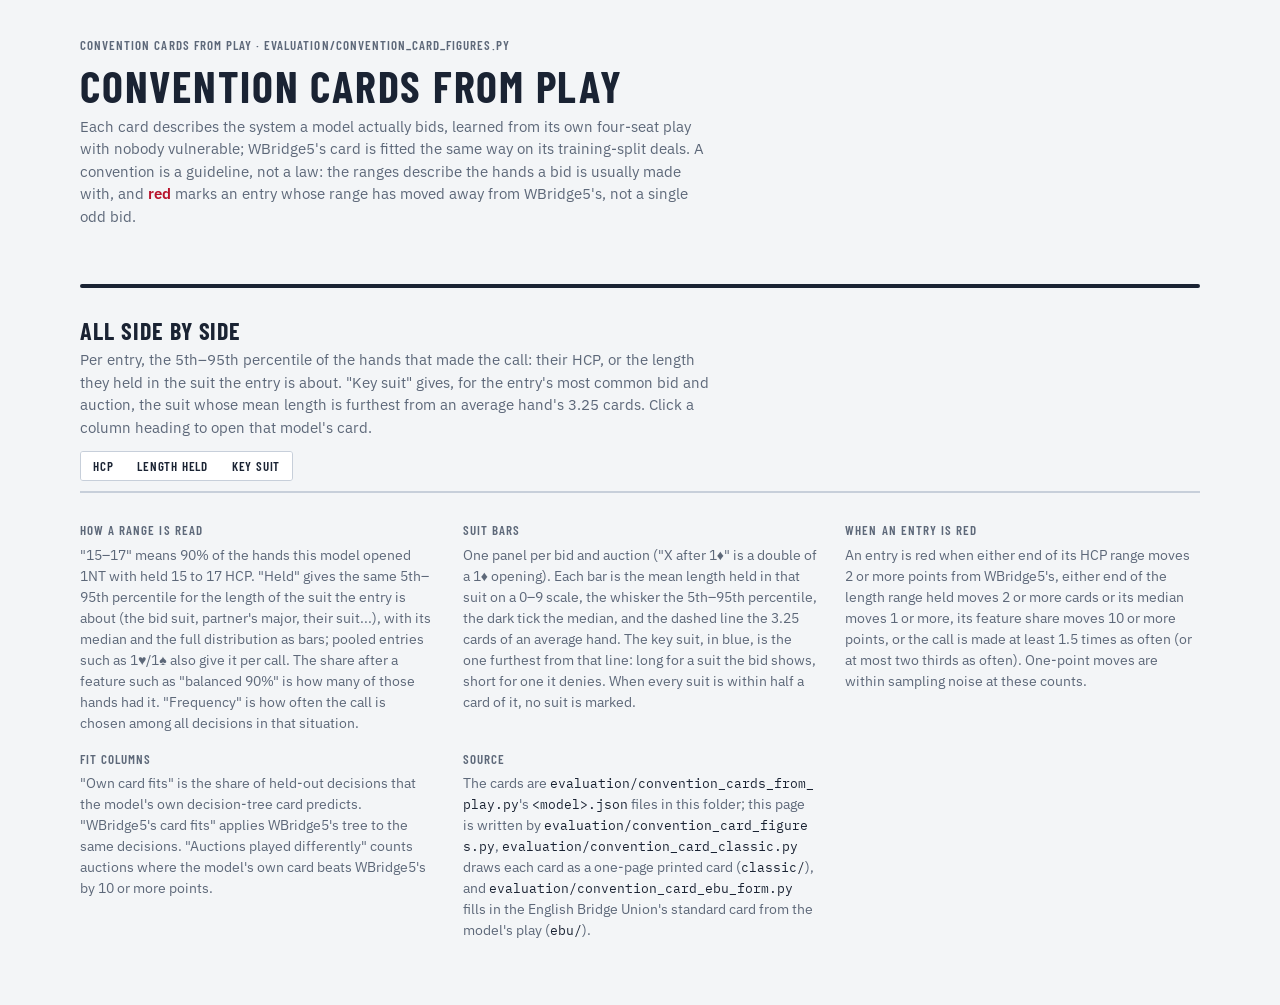
<file: evaluation/convention_card_page.html>
<!doctype html>
<html lang="en">
<title>Convention Cards From Play</title>
<meta charset="utf-8">
<meta name="viewport" content="width=device-width, initial-scale=1">
<link rel="preconnect" href="https://fonts.googleapis.com">
<link rel="preconnect" href="https://fonts.gstatic.com" crossorigin>
<link rel="stylesheet" href="https://fonts.googleapis.com/css2?family=Barlow+Condensed:wght@500;600;700&family=IBM+Plex+Mono:wght@400;500;600&family=IBM+Plex+Sans:wght@400;500;600&display=swap">
<style>
/* Layout: a printed convention card. Boxed form sections on card stock, fill-in values in mono,
   entries that differ from WBridge5 printed in alert red, as alertable calls are on a real card. */
:root {
  --paper: #f3f5f7;
  --sheet: #ffffff;
  --ink: #1a2333;
  --muted: #5d6879;
  --rule: #c7cfda;
  --rule-soft: #e3e8ee;
  --select: #1f4f7a;
  --select-ink: #ffffff;
  --alert: #b8122b;
  --alert-wash: #fbe9ec;
  --suit-red: #c0182f;
  --bar: #9aa8bb;
  --f-form: "Barlow Condensed", "Arial Narrow", "Helvetica Neue", Arial, sans-serif;
  --f-body: "IBM Plex Sans", "Helvetica Neue", Arial, sans-serif;
  --f-fill: "IBM Plex Mono", ui-monospace, "SFMono-Regular", Menlo, monospace;
}
@media (prefers-color-scheme: dark) {
  :root:not([data-theme="light"]) {
    --paper: #11151b; --sheet: #191e26; --ink: #e4e8ee; --muted: #9aa5b5; --rule: #3a4452; --rule-soft: #262d38;
    --select: #7fb2e0; --select-ink: #0e1620; --alert: #ff7083; --alert-wash: #3a1d24; --suit-red: #ff7083; --bar: #5d6a7c;
    color-scheme: dark;
  }
}
:root[data-theme="dark"] {
  --paper: #11151b; --sheet: #191e26; --ink: #e4e8ee; --muted: #9aa5b5; --rule: #3a4452; --rule-soft: #262d38;
  --select: #7fb2e0; --select-ink: #0e1620; --alert: #ff7083; --alert-wash: #3a1d24; --suit-red: #ff7083; --bar: #5d6a7c;
  color-scheme: dark;
}
* { box-sizing: border-box; }
body {
  background: var(--paper); color: var(--ink); font: 15px/1.5 var(--f-body);
  padding-left: max(16px, env(safe-area-inset-left, 0px));
  padding-right: max(16px, env(safe-area-inset-right, 0px));
  padding-block: 28px 56px;
}
.wrap { max-width: 1120px; margin: 0 auto; display: grid; gap: 28px; }
.red { color: var(--suit-red); }
.form-label {
  font-family: var(--f-form); text-transform: uppercase; letter-spacing: .08em; font-weight: 600;
  font-size: 13px; color: var(--muted);
}
header { display: grid; gap: 8px; }
h1 {
  font-family: var(--f-form); font-weight: 700; text-transform: uppercase; letter-spacing: .04em;
  font-size: clamp(30px, 5vw, 44px); line-height: 1; margin: 0; text-wrap: balance;
}
header p { margin: 0; max-width: 70ch; color: var(--muted); }
header p strong { color: var(--ink); font-weight: 600; }

/* model picker */
.picker { display: grid; grid-template-columns: repeat(auto-fit, minmax(210px, 1fr)); gap: 12px; }
.pgroup { display: grid; gap: 6px; align-content: start; }
.pgroup .btns { display: grid; gap: 4px; }
.pbtn {
  display: flex; justify-content: space-between; align-items: center; gap: 8px; width: 100%;
  font: 500 14px/1.2 var(--f-body); color: var(--ink); background: var(--sheet);
  border: 1px solid var(--rule); border-radius: 3px; padding: 8px 10px; cursor: pointer; text-align: left;
}
.pbtn:hover { border-color: var(--select); }
.pbtn:focus-visible { outline: 2px solid var(--select); outline-offset: 2px; }
.pbtn[aria-pressed="true"] { background: var(--select); color: var(--select-ink); border-color: var(--select); }
.pbtn .count { font: 600 12px var(--f-fill); color: var(--alert); white-space: nowrap; }
.pbtn[aria-pressed="true"] .count { color: var(--select-ink); }
.pbtn .count.zero { color: var(--muted); font-weight: 400; }
.pbtn[aria-pressed="true"] .count.zero { color: var(--select-ink); opacity: .75; }

/* the card */
.card { background: var(--sheet); border: 2px solid var(--ink); border-radius: 2px; }
.card-head {
  display: flex; flex-wrap: wrap; justify-content: space-between; align-items: end; gap: 12px 24px;
  padding: 14px 18px; border-bottom: 2px solid var(--ink);
}
.card-head .names { display: grid; gap: 2px; min-width: 0; }
.card-head h2 { margin: 0; font: 700 28px/1.05 var(--f-form); text-transform: uppercase; letter-spacing: .03em; }
.card-head .sub { color: var(--muted); font-size: 13px; }
.stats { display: flex; flex-wrap: wrap; gap: 6px 22px; }
.stat { display: grid; gap: 0; }
.stat b { font: 600 18px var(--f-fill); font-variant-numeric: tabular-nums; }
.stat b.al { color: var(--alert); }
.sections { display: grid; grid-template-columns: repeat(2, minmax(0, 1fr)); }
.sec { border-bottom: 1px solid var(--rule); min-width: 0; }
.sec:nth-child(odd) { border-right: 1px solid var(--rule); }
.sec h3 {
  margin: 0; padding: 7px 18px; background: var(--rule-soft); border-bottom: 1px solid var(--rule);
  font: 700 15px var(--f-form); text-transform: uppercase; letter-spacing: .08em;
}
.entry {
  display: grid; grid-template-columns: minmax(0, 1fr) auto; gap: 2px 12px;
  padding: 9px 18px; border-bottom: 1px solid var(--rule-soft);
}
.entry:last-child { border-bottom: 0; }
.entry .lab { font-weight: 600; }
.entry .hcp { font: 500 16px var(--f-fill); font-variant-numeric: tabular-nums; text-align: right; white-space: nowrap; }
.entry .hcp small { font-size: 12px; color: var(--muted); font-weight: 400; }
.entry .detail { grid-column: 1 / -1; color: var(--muted); font-size: 13px; display: flex; flex-wrap: wrap; gap: 2px 14px; }
.entry .detail .fill { font-family: var(--f-fill); font-size: 12.5px; color: var(--ink); }
.held { grid-column: 1 / -1; display: flex; flex-wrap: wrap; align-items: end; gap: 4px 14px; font-size: 13px; color: var(--muted); }
.held .fill { font-family: var(--f-fill); font-size: 12.5px; color: var(--ink); }
.held .key { font-family: var(--f-form); text-transform: uppercase; letter-spacing: .08em; font-weight: 700; font-size: 12px; color: var(--ink); }
.hist { display: inline-flex; align-items: end; gap: 2px; height: 30px; }
.hist span { display: grid; grid-template-rows: 1fr auto; justify-items: center; width: 13px; height: 100%; }
.hist i { display: block; width: 9px; background: var(--select); opacity: .75; align-self: end; min-height: 1px; }
.hist b { font: 400 9.5px/1 var(--f-fill); color: var(--muted); padding-top: 2px; }
.entry.alert .hist i { background: var(--alert); }
.sprof { grid-column: 1 / -1; display: grid; grid-template-columns: repeat(auto-fill, minmax(190px, 1fr)); gap: 8px 16px; padding-top: 4px; }
.sprof details { grid-column: 1 / -1; }
.sprof details > div { display: grid; grid-template-columns: repeat(auto-fill, minmax(190px, 1fr)); gap: 8px 16px; padding-top: 8px; }
.sprof summary { cursor: pointer; font-size: 13px; color: var(--select); width: fit-content; }
.sprof summary:focus-visible { outline: 2px solid var(--select); outline-offset: 2px; }
.sp { display: grid; gap: 3px; min-width: 0; }
.sp-head { display: flex; justify-content: space-between; align-items: baseline; gap: 8px; font-size: 13px; }
.sp-head .call { font-weight: 600; }
.sp-head .n { font: 11.5px var(--f-fill); color: var(--muted); white-space: nowrap; }
.sp-key { font-size: 12px; color: var(--muted); }
.sp-key b { font-weight: 600; color: var(--select); }
.sp-row { display: grid; grid-template-columns: 14px minmax(0, 1fr) 30px; align-items: center; gap: 6px; }
.sp-row .s { font-size: 13px; text-align: center; }
.sp-row .v { font: 11.5px var(--f-fill); text-align: right; color: var(--muted); font-variant-numeric: tabular-nums; }
.sp-row.key .v { color: var(--ink); font-weight: 600; }
.track { position: relative; height: 12px; background: var(--rule-soft); border-radius: 1px; }
.track .fill { position: absolute; left: 0; top: 2px; bottom: 2px; background: var(--bar); }
.sp-row.key .track .fill { background: var(--select); }
.track .whisk { position: absolute; top: 50%; height: 2px; margin-top: -1px; background: var(--ink); opacity: .55; }
.track .whisk::before, .track .whisk::after { content: ""; position: absolute; top: -3px; width: 1px; height: 8px; background: var(--ink); }
.track .whisk::before { left: 0; } .track .whisk::after { right: 0; }
.track .med { position: absolute; top: 0; bottom: 0; width: 2px; margin-left: -1px; background: var(--ink); }
.track .avg { position: absolute; top: -2px; bottom: -2px; border-left: 1px dashed var(--muted); }
.sp-axis { display: grid; grid-template-columns: 14px minmax(0, 1fr) 30px; gap: 6px; font: 10px var(--f-fill); color: var(--muted); }
.sp-axis span:nth-child(2) { display: flex; justify-content: space-between; }
.viewsw { display: inline-flex; border: 1px solid var(--rule); border-radius: 3px; overflow: hidden; margin: 0 0 10px; }
.viewsw button { font: 600 13px var(--f-form); text-transform: uppercase; letter-spacing: .06em; padding: 6px 12px; border: 0; background: var(--sheet); color: var(--ink); cursor: pointer; }
.viewsw button[aria-pressed="true"] { background: var(--select); color: var(--select-ink); }
.viewsw button:focus-visible { outline: 2px solid var(--select); outline-offset: -2px; }
.entry.alert { background: var(--alert-wash); }
.entry.alert .lab, .entry.alert .hcp { color: var(--alert); }
.entry .why { grid-column: 1 / -1; color: var(--alert); font-size: 13px; font-weight: 500; }
.entry .why::before { content: "Alert · "; font-family: var(--f-form); text-transform: uppercase; letter-spacing: .08em; font-weight: 700; }
.card-foot { padding: 10px 18px; font-size: 13px; color: var(--muted); }

/* comparison */
.compare h2 { margin: 0 0 4px; font: 700 24px var(--f-form); text-transform: uppercase; letter-spacing: .04em; }
.compare > p { margin: 0 0 12px; color: var(--muted); max-width: 70ch; }
.tscroll { overflow-x: auto; border: 1px solid var(--rule); background: var(--sheet); }
table { border-collapse: collapse; width: 100%; font-size: 13px; }
th, td { padding: 6px 9px; border-bottom: 1px solid var(--rule-soft); white-space: nowrap; }
thead th {
  font: 600 13px/1.15 var(--f-form); text-transform: uppercase; letter-spacing: .05em; color: var(--muted);
  vertical-align: bottom; text-align: right; border-bottom: 2px solid var(--ink); white-space: normal; min-width: 72px;
}
thead th:first-child { text-align: left; }
thead th.sel { color: var(--select); }
tbody th { text-align: left; font-weight: 500; position: sticky; left: 0; background: var(--sheet); }
tbody tr.grp th { font: 700 13px var(--f-form); text-transform: uppercase; letter-spacing: .08em; background: var(--rule-soft); color: var(--ink); }
td { font-family: var(--f-fill); text-align: right; font-variant-numeric: tabular-nums; }
td.ref { color: var(--muted); }
td.al { color: var(--alert); font-weight: 600; background: var(--alert-wash); }
td.sel { box-shadow: inset 2px 0 0 var(--select), inset -2px 0 0 var(--select); }
tfoot td, tfoot th { border-top: 2px solid var(--ink); font-weight: 600; }

.notes { display: grid; grid-template-columns: repeat(auto-fit, minmax(260px, 1fr)); gap: 16px 28px; font-size: 14px; }
.notes div { display: grid; gap: 4px; align-content: start; }
.notes p { margin: 0; color: var(--muted); }
.notes code { font-family: var(--f-fill); font-size: 12.5px; color: var(--ink); word-break: break-all; }

@media (max-width: 760px) {
  .sections { grid-template-columns: minmax(0, 1fr); }
  .sec:nth-child(odd) { border-right: 0; }
  .entry, .sec h3, .card-head, .card-foot { padding-left: 12px; padding-right: 12px; }
}
@media (prefers-reduced-motion: no-preference) {
  .entry, .pbtn { transition: background-color .15s ease, color .15s ease; }
}
</style>

<div class="wrap">
  <header>
    <span class="form-label">Convention cards from play · evaluation/convention_card_figures.py</span>
    <h1>Convention Cards From Play</h1>
    <p id="intro">Each card describes the system a model actually bids, learned from its own four-seat play with nobody vulnerable; WBridge5's card is fitted the same way on its training-split deals. A convention is a guideline, not a law: the ranges describe the hands a bid is usually made with, and <span style="color:var(--alert);font-weight:600">red</span> marks an entry whose range has moved away from WBridge5's, not a single odd bid.</p>
  </header>

  <nav class="picker" id="picker" aria-label="Choose a model"></nav>

  <article class="card" id="card" aria-live="polite"></article>

  <section class="compare">
    <h2 id="all-head">All side by side</h2>
    <p>Per entry, the 5th–95th percentile of the hands that made the call: their HCP, or the length they held in the suit the entry is about. "Key suit" gives, for the entry's most common bid and auction, the suit whose mean length is furthest from an average hand's 3.25 cards. Click a column heading to open that model's card.</p>
    <div class="viewsw" role="group" aria-label="Table shows"><button type="button" id="view-hcp" data-view="hcp">HCP</button><button type="button" id="view-len" data-view="len">Length held</button><button type="button" id="view-key" data-view="key">Key suit</button></div>
    <div class="tscroll"><table id="matrix"></table></div>
  </section>

  <section class="notes">
    <div>
      <span class="form-label">How a range is read</span>
      <p>"15–17" means 90% of the hands this model opened 1NT with held 15 to 17 HCP. "Held" gives the same 5th–95th percentile for the length of the suit the entry is about (the bid suit, partner's major, their suit...), with its median and the full distribution as bars; pooled entries such as 1♥/1♠ also give it per call. The share after a feature such as "balanced 90%" is how many of those hands had it. "Frequency" is how often the call is chosen among all decisions in that situation.</p>
    </div>
    <div>
      <span class="form-label">Suit bars</span>
      <p>One panel per bid and auction ("X after 1♦" is a double of a 1♦ opening). Each bar is the mean length held in that suit on a 0–9 scale, the whisker the 5th–95th percentile, the dark tick the median, and the dashed line the 3.25 cards of an average hand. The key suit, in blue, is the one furthest from that line: long for a suit the bid shows, short for one it denies. When every suit is within half a card of it, no suit is marked.</p>
    </div>
    <div>
      <span class="form-label">When an entry is red</span>
      <p>An entry is red when either end of its HCP range moves 2 or more points from WBridge5's, either end of the length range held moves 2 or more cards or its median moves 1 or more, its feature share moves 10 or more points, or the call is made at least 1.5 times as often (or at most two thirds as often). One-point moves are within sampling noise at these counts.</p>
    </div>
    <div>
      <span class="form-label">Fit columns</span>
      <p>"Own card fits" is the share of held-out decisions that the model's own decision-tree card predicts. "WBridge5's card fits" applies WBridge5's tree to the same decisions. "Auctions played differently" counts auctions where the model's own card beats WBridge5's by 10 or more points.</p>
    </div>
    <div>
      <span class="form-label">Source</span>
      <p>The cards are <code>evaluation/convention_cards_from_play.py</code>'s <code>&lt;model&gt;.json</code> files in this folder; this page is written by <code>evaluation/convention_card_figures.py</code>, <code>evaluation/convention_card_classic.py</code> draws each card as a one-page printed card (<code>classic/</code>), and <code>evaluation/convention_card_ebu_form.py</code> fills in the English Bridge Union's standard card from the model's play (<code>ebu/</code>).</p>
    </div>
  </section>
</div>

<script>
const DATA = __DATA__;
const GROUPS = DATA.groups;
const SHORT = Object.fromEntries(DATA.models.map(m => [m.key, m.short]));
const byKey = Object.fromEntries(DATA.models.map(m => [m.key, m]));
const WB = byKey.wbridge5;
const pct = x => (x * 100).toFixed(1).replace(/\.0$/, "") + "%";
const pct1 = x => (x * 100).toFixed(1) + "%";
const fmt = n => n.toLocaleString("en-US");
const rng = h => h ? `${h[0]}–${h[1]}` : "–";
const esc = s => String(s).replace(/[&<>"]/g, c => ({ "&": "&amp;", "<": "&lt;", ">": "&gt;", '"': "&quot;" }[c]));
const suits = s => esc(s).replace(/[♥♦]/g, c => `<span class="red">${c}</span>`);

// why an entry departs from WBridge5's (empty list: it doesn't), from evaluation/convention_card_figures.departures
const lr = h => h ? `${h[0]}–${h[2]}` : "–";
function alerts(e, w, kind) {
  const al = e.al || {};
  if (kind === "hcp") return al.hcp || [];
  if (kind === "len") return al.length || [];
  return [].concat(...Object.values(al));
}
const alertCount = m => m.key === "wbridge5" ? null : m.headline.filter((e, i) => alerts(e, WB.headline[i]).length).length;

let current = DATA.models.length > 1 ? DATA.models[1].key : "wbridge5";
try { const s = localStorage.getItem("cc-model"); if (s && byKey[s]) current = s; } catch (_) {}
if (/^#[a-z_]+$/.test(location.hash) && byKey[location.hash.slice(1)]) current = location.hash.slice(1);

function renderPicker() {
  document.getElementById("picker").innerHTML = GROUPS.map(g => `
    <div class="pgroup"><span class="form-label">${g.title}</span><div class="btns">
      ${g.keys.map(k => {
        const c = alertCount(byKey[k]);
        const badge = c === null ? `<span class="count zero">reference</span>`
          : `<span class="count${c ? "" : " zero"}">${c ? c + " red" : "matches"}</span>`;
        return `<button type="button" class="pbtn" id="pick-${k}" data-k="${k}" aria-pressed="${k === current}">${esc(byKey[k].name)}${badge}</button>`;
      }).join("")}
    </div></div>`).join("");
}

function hist(d) {
  const tot = d.reduce((a, b) => a + b, 0) || 1, idx = d.map((v, i) => v / tot >= 0.005 ? i : -1).filter(i => i >= 0);
  if (!idx.length) return "";
  const lo = idx[0], hi = idx[idx.length - 1], mx = Math.max(...d.slice(lo, hi + 1));
  let out = "";
  for (let i = lo; i <= hi; i++)
    out += `<span title="${i} cards: ${pct(d[i] / tot)}"><i style="height:${Math.max(1, Math.round(20 * d[i] / mx))}px"></i><b>${i}</b></span>`;
  return `<span class="hist" aria-hidden="true">${out}</span>`;
}
function heldHtml(e) {
  if (!e.hl || !e.hl.range) return "";
  const r = e.hl.range;
  const per = e.hb && Object.keys(e.hb).length
    ? `<span>${Object.entries(e.hb).map(([c, v]) => `${suits(c.replace(/[SHDC]$/, x => ({ S: "♠", H: "♥", D: "♦", C: "♣" })[x]))} <span class="fill">${lr(v.range)}</span>`).join(" · ")}</span>` : "";
  const all = e.sl ? `<span>all suits ${["S", "H", "D", "C"].map(s => `${suits({ S: "♠", H: "♥", D: "♦", C: "♣" }[s])}<span class="fill">${rng([e.sl[s][0], e.sl[s][2]])}</span>`).join(" ")}</span>` : "";
  return `<span class="held"><span><span class="key">Held</span> <span class="fill">${lr(r)}</span> in ${esc(e.hl.of)}, median <span class="fill">${r[1]}</span></span>${hist(e.hl.dist)}${per}</span>`;
}
const SYM = { S: "♠", H: "♥", D: "♦", C: "♣" };
const callTxt = c => c.replace(/^(\d)([SHDC])$/, (_, l, s) => l + SYM[s]);
const AVG = DATA.thresholds.avg, SCALE = 9;
const STANDS_OUT = DATA.thresholds.stands_out;   // a key suit is at least this far from an average hand
const keySuit = p => {
  const k = ["S", "H", "D", "C"].reduce((a, b) => Math.abs(p.mean[b] - AVG) > Math.abs(p.mean[a] - AVG) ? b : a);
  return Math.abs(p.mean[k] - AVG) >= STANDS_OUT ? k : null;
};
function spPanel(p) {
  const k = keySuit(p), x = v => `${Math.min(v, SCALE) / SCALE * 100}%`;
  const title = p.after ? `${callTxt(p.call)} after ${p.after.split(" ").map(callTxt).join(" ")}` : callTxt(p.call);
  const rows = ["S", "H", "D", "C"].map(s => {
    const r = p.range[s], m = p.mean[s];
    return `<div class="sp-row${s === k ? " key" : ""}" title="${SYM[s]}: mean ${m.toFixed(1)}, median ${r[1]}, 5–95% ${r[0]}–${r[2]}">
      <span class="s">${suits(SYM[s])}</span>
      <span class="track"><span class="fill" style="width:${x(m)}"></span><span class="whisk" style="left:${x(r[0])};width:calc(${x(r[2])} - ${x(r[0])})"></span><span class="med" style="left:${x(r[1])}"></span><span class="avg" style="left:${x(AVG)}"></span></span>
      <span class="v">${m.toFixed(1)}</span></div>`;
  }).join("");
  const d = k ? p.mean[k] - AVG : 0;
  return `<div class="sp"><div class="sp-head"><span class="call">${suits(title)}</span><span class="n">n ${fmt(p.n)}</span></div>
    <span class="sp-key">${k ? `key suit <b>${suits(SYM[k])} ${d >= 0 ? "long" : "short"}</b>, ${d >= 0 ? "+" : "−"}${Math.abs(d).toFixed(1)} cards on an average hand` : "no suit stands out: all within half a card of an average hand"}</span>
    ${rows}<div class="sp-axis"><span></span><span><span>0</span><span>3</span><span>6</span><span>9</span></span><span></span></div></div>`;
}
function spHtml(e) {
  const ps = e.sp || [];
  if (!ps.length) return "";
  const head = ps.slice(0, 4).map(spPanel).join(""), rest = ps.slice(4);
  return `<div class="sprof">${head}${rest.length ? `<details><summary>${rest.length} less common ${rest.length === 1 ? "auction" : "auctions"}</summary><div>${rest.map(spPanel).join("")}</div></details>` : ""}</div>`;
}

function renderCard() {
  const m = byKey[current], isRef = m.key === "wbridge5";
  const groups = [];
  m.headline.forEach((e, i) => {
    let g = groups.find(x => x.title === e.g);
    if (!g) groups.push(g = { title: e.g, items: [] });
    g.items.push([e, WB.headline[i]]);
  });
  const nAl = alertCount(m);
  const stats = [
    ["Decisions", fmt(m.decisions)],
    ["Covered", pct1(m.coverage)],
    ["Own card fits", pct1(m.fidelity)],
    ...(isRef ? [] : [["WBridge5's card fits", pct1(m.wb5_fidelity)],
                      ["Auctions played differently", String(m.differing), m.differing >= 20]]),
  ];
  document.getElementById("card").innerHTML = `
    <div class="card-head">
      <div class="names">
        <span class="form-label">${isRef ? "Reference system" : "Convention card"}</span>
        <h2>${esc(m.name)}</h2>
        <span class="sub">${isRef ? "WBridge5 in SAYC mode, the system the supervised models imitate and every model except brl RL scratch starts from" :
          nAl ? `${nAl} of ${m.headline.length} entries depart from WBridge5` : "Every entry matches WBridge5 within the thresholds below"}</span>
      </div>
      <div class="stats">${stats.map(([l, v, al]) => `<div class="stat"><span class="form-label">${l}</span><b class="${al ? "al" : ""}">${v}</b></div>`).join("")}</div>
    </div>
    <div class="sections">${groups.map(g => `
      <section class="sec"><h3>${suits(g.title)}</h3>
        ${g.items.map(([e, w]) => {
          const why = isRef ? [] : alerts(e, w);
          return `<div class="entry${why.length ? " alert" : ""}">
            <span class="lab">${suits(e.l)}</span>
            <span class="hcp">${e.hcp ? `${rng(e.hcp)} <small>HCP</small>` : `<small>too few calls</small>`}</span>
            <span class="detail">
              ${e.m ? `<span><span class="fill">${esc(e.m)}</span> ${pct(e.ms)}</span>` : ""}
              <span>frequency <span class="fill">${pct1(e.f)}</span></span>
              <span>n <span class="fill">${fmt(e.n)}</span></span>
            </span>
            ${heldHtml(e)}
            ${spHtml(e)}
            ${why.length ? `<span class="why">${esc(why.join("; "))}</span>` : ""}
          </div>`;
        }).join("")}
      </section>`).join("")}
    </div>
    <div class="card-foot">Ranges are the 5th–95th percentile of the hands that made the call; bars show how many of them held each length; n is the number of such calls in the model's 50,000 deals.</div>`;
}

function renderMatrix() {
  const order = GROUPS.flatMap(g => g.keys);
  let last = null, rows = "";
  WB.headline.forEach((w, i) => {
    if (w.g !== last) { rows += `<tr class="grp"><th colspan="${order.length + 1}">${suits(w.g)}</th></tr>`; last = w.g; }
    rows += `<tr><th>${suits(w.l)}</th>${order.map(k => {
      const e = byKey[k].headline[i];
      const why = k === "wbridge5" ? [] : alerts(e, w, view);
      const cls = [k === "wbridge5" ? "ref" : "", why.length ? "al" : "", k === current ? "sel" : ""].join(" ").trim();
      const p0 = e.sp && e.sp[0], ks = p0 && keySuit(p0);
      const val = view === "len" ? (e.hl && e.hl.range ? lr(e.hl.range) : "–")
        : view === "key" ? (p0 ? (ks ? `${suits(SYM[ks])} ${p0.mean[ks].toFixed(1)}` : "none") : "–") : rng(e.hcp);
      return `<td class="${cls}"${why.length ? ` title="${esc(why.join("; "))}"` : ""}>${val}</td>`;
    }).join("")}</tr>`;
  });
  const foot = (label, f) => `<tr><th>${label}</th>${order.map(k => `<td class="${k === current ? "sel" : ""}">${f(byKey[k])}</td>`).join("")}</tr>`;
  document.getElementById("matrix").innerHTML = `
    <thead><tr><th>Entry</th>${order.map(k => `<th class="${k === current ? "sel" : ""}"><a href="#${k}" data-k="${k}" style="color:inherit">${esc(SHORT[k])}</a></th>`).join("")}</tr></thead>
    <tbody>${rows}</tbody>
    <tfoot>
      ${foot("Red entries", m => m.key === "wbridge5" ? "–" : alertCount(m))}
      ${foot("Own card fits", m => pct1(m.fidelity))}
      ${foot("WBridge5's card fits", m => m.wb5_fidelity == null ? "–" : pct1(m.wb5_fidelity))}
      ${foot("Auctions played differently", m => m.differing == null ? "–" : m.differing)}
    </tfoot>`;
}

let view = "hcp";
try { const v = localStorage.getItem("cc-view"); if (v === "len" || v === "key") view = v; } catch (_) {}
function setView(v) {
  view = v;
  try { localStorage.setItem("cc-view", v); } catch (_) {}
  document.getElementById("view-hcp").setAttribute("aria-pressed", v === "hcp");
  document.getElementById("view-len").setAttribute("aria-pressed", v === "len");
  document.getElementById("view-key").setAttribute("aria-pressed", v === "key");
  renderMatrix();
}
document.querySelectorAll("[data-view]").forEach(b => b.addEventListener("click", () => setView(b.dataset.view)));

function select(k) {
  current = k;
  try { localStorage.setItem("cc-model", k); } catch (_) {}
  renderPicker(); renderCard(); renderMatrix();
}
document.addEventListener("click", ev => {
  const t = ev.target.closest("[data-k]");
  if (!t) return;
  ev.preventDefault();
  select(t.dataset.k);
  if (t.tagName === "A") document.getElementById("card").scrollIntoView({ behavior: "smooth", block: "start" });
});
document.getElementById("all-head").textContent = `All ${DATA.models.length} side by side`;
select(current);
setView(view);
</script>

</html>
</file>
